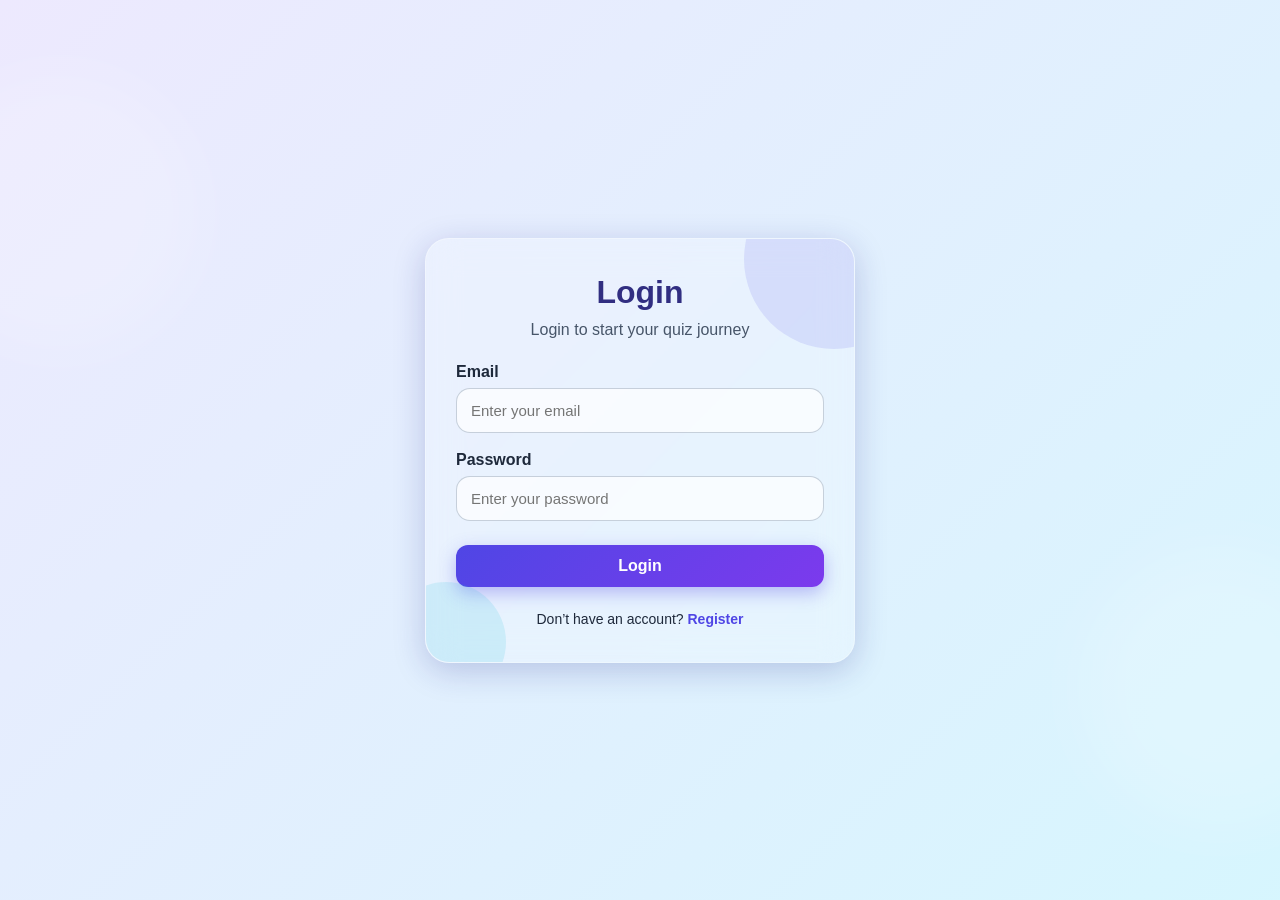
<file: index.html>
<!DOCTYPE html>
<html lang="en">
<head>
  <meta charset="UTF-8" />
  <meta name="viewport" content="width=device-width, initial-scale=1.0" />
  <title>Quiz App - Login</title>
  <link rel="stylesheet" href="css/style.css" />
  <link rel="stylesheet" href="css/auth.css" />
</head>
<body>
  <div class="auth-container">
    <div class="auth-card fade-in">
      <h1>Login</h1>
      <p>Login to start your quiz journey</p>

      <form id="loginForm">
        <div class="input-group">
          <label for="loginEmail">Email</label>
          <input type="email" id="loginEmail" placeholder="Enter your email" />
        </div>

        <div class="input-group">
          <label for="loginPassword">Password</label>
          <input type="password" id="loginPassword" placeholder="Enter your password" />
        </div>

        <button type="submit" class="btn">Login</button>
        <p id="loginMessage" class="message"></p>
      </form>

      <div class="auth-footer">
        Don’t have an account? <a href="register.html">Register</a>
      </div>
    </div>
  </div>

  <script src="js/storage.js"></script>
  <script src="js/auth.js"></script>
</body>
</html>
</file>
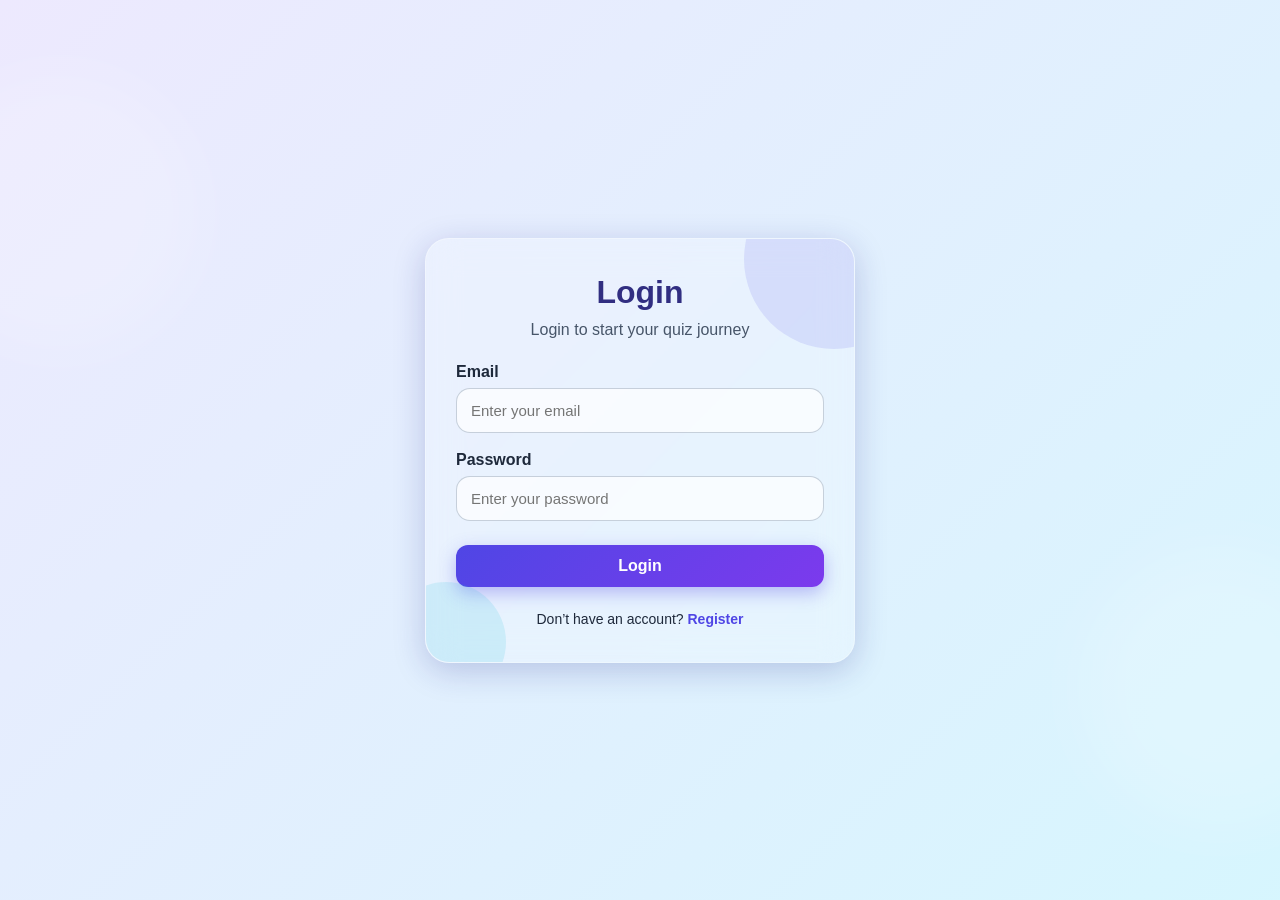
<file: dashboard.html>
<!DOCTYPE html>
<html lang="en">
<head>
  <meta charset="UTF-8" />
  <meta name="viewport" content="width=device-width, initial-scale=1.0" />
  <title>Quiz App - Dashboard</title>
  <link rel="stylesheet" href="css/style.css" />
  <link rel="stylesheet" href="css/quiz.css" />
</head>
<body>
  <div class="dashboard-container">
    <div class="dashboard-card fade-in">
      <h1 id="welcomeText">Welcome</h1>
      <p>Ready to test your knowledge?</p>

      <div class="dashboard-buttons">
        <a href="quiz.html" class="btn">Start Quiz</a>
        <button id="logoutBtn" class="btn btn-danger">Logout</button>
      </div>
    </div>
  </div>

  <script src="js/storage.js"></script>
  <script>
    protectPage();

    const currentUser = getCurrentUser();
    const welcomeText = document.getElementById("welcomeText");
    const logoutBtn = document.getElementById("logoutBtn");

    if (currentUser) {
      welcomeText.textContent = `Welcome, ${currentUser.username}`;
    }

    logoutBtn.addEventListener("click", function () {
      logoutUser();
      window.location.href = "index.html";
    });
  </script>
</body>
</html>
</file>
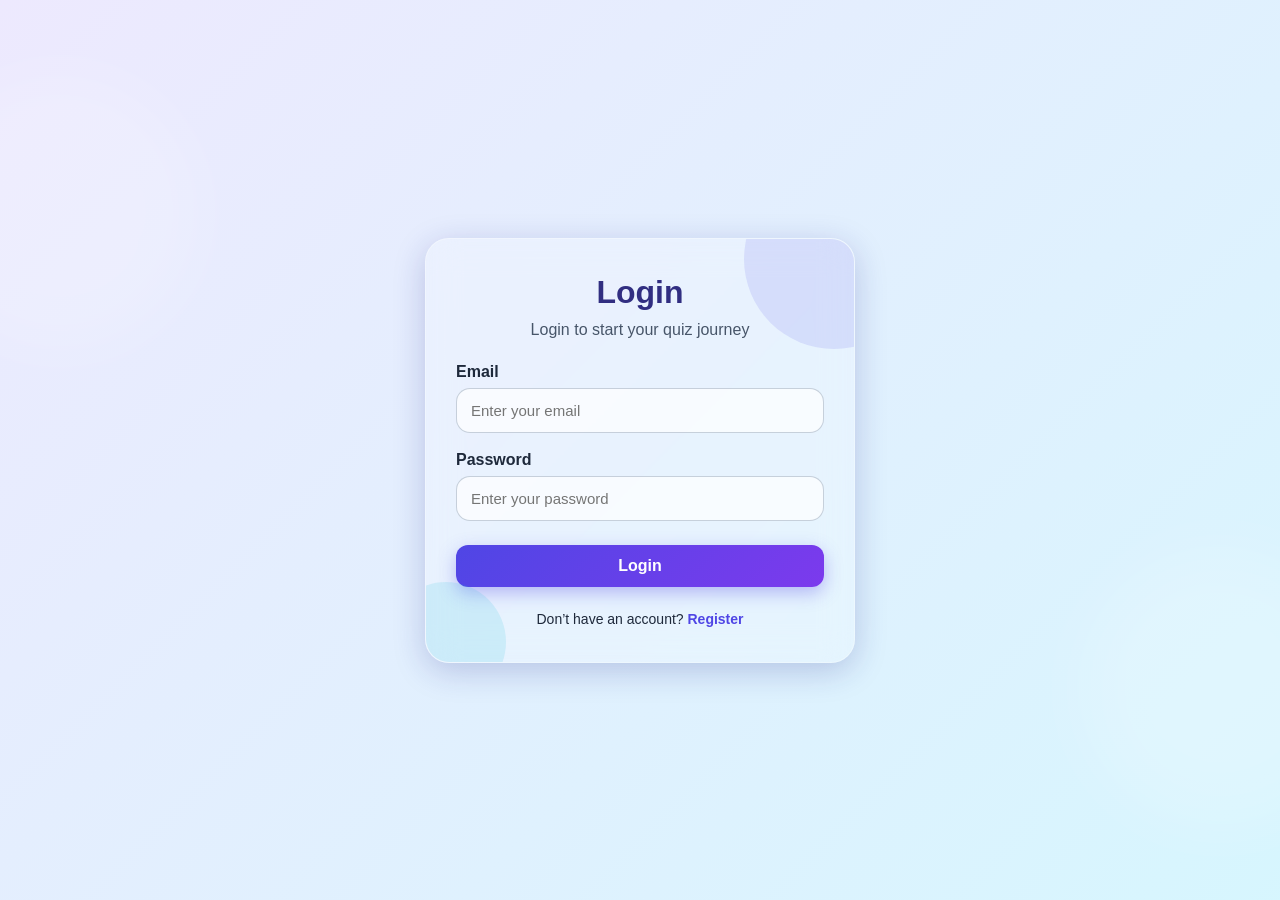
<file: quiz.html>
<!DOCTYPE html>
<html lang="en">
<head>
  <meta charset="UTF-8" />
  <meta name="viewport" content="width=device-width, initial-scale=1.0" />
  <title>Quiz App - Quiz</title>
  <link rel="stylesheet" href="css/style.css" />
  <link rel="stylesheet" href="css/quiz.css" />
</head>
<body>
  <div class="quiz-container">
    <div class="quiz-card fade-in">
      <div class="quiz-header">
        <h2 id="questionNumber">Question 1</h2>
        <div class="progress-bar">
          <div id="progressFill"></div>
        </div>
      </div>

      <h3 id="questionText">Question text here</h3>

      <div id="optionsContainer" class="options-container"></div>

      <div class="quiz-footer">
        <button id="nextBtn" class="btn">Next</button>
      </div>
    </div>
  </div>

  <script src="js/storage.js"></script>
  <script src="js/data.js"></script>
  <script src="js/quiz.js"></script>
</body>
</html>
</file>
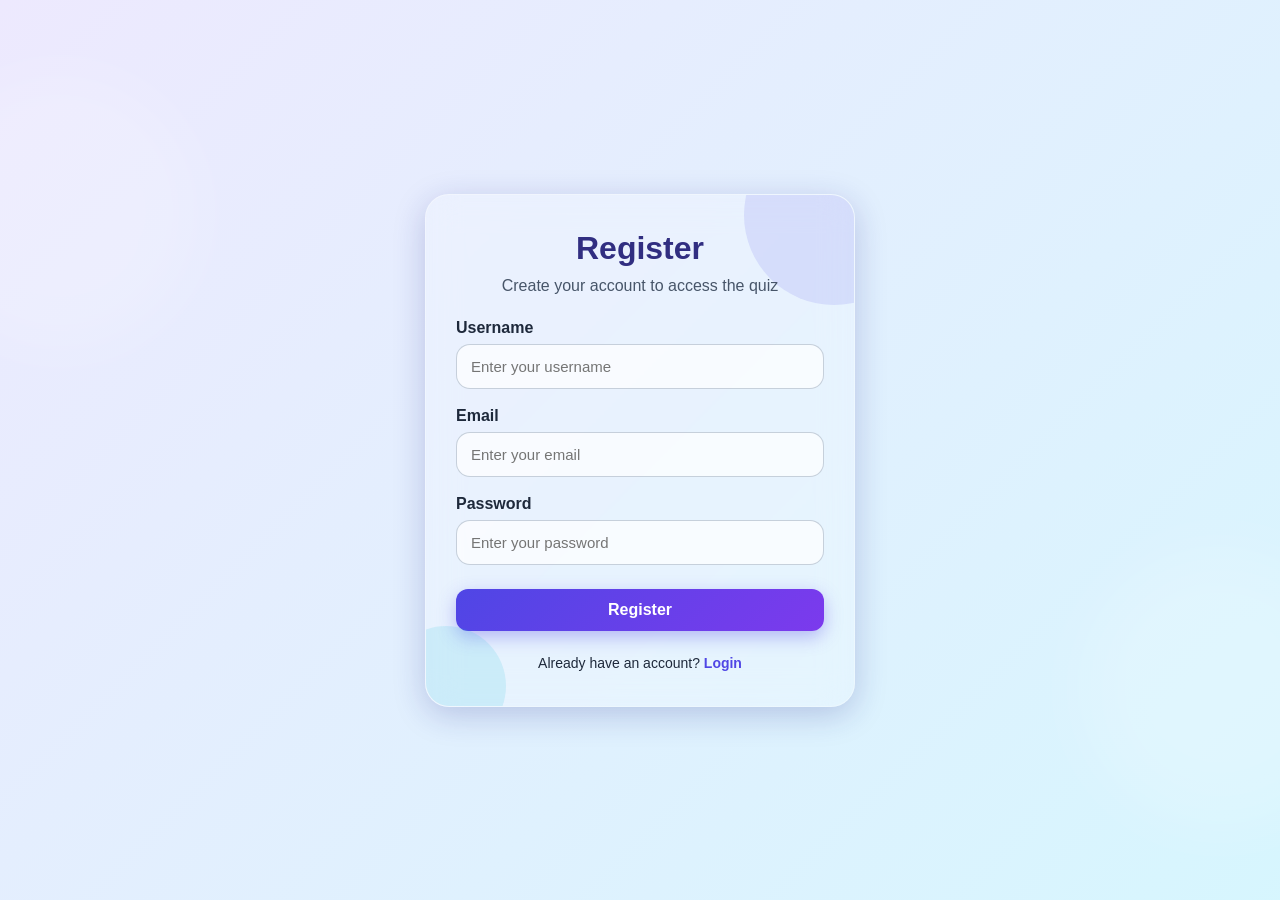
<file: register.html>
<!DOCTYPE html>
<html lang="en">
<head>
  <meta charset="UTF-8" />
  <meta name="viewport" content="width=device-width, initial-scale=1.0" />
  <title>Quiz App - Register</title>
  <link rel="stylesheet" href="css/style.css" />
  <link rel="stylesheet" href="css/auth.css" />
</head>
<body>
  <div class="auth-container">
    <div class="auth-card fade-in">
      <h1>Register</h1>
      <p>Create your account to access the quiz</p>

      <form id="registerForm">
        <div class="input-group">
          <label for="registerUsername">Username</label>
          <input type="text" id="registerUsername" placeholder="Enter your username" />
        </div>

        <div class="input-group">
          <label for="registerEmail">Email</label>
          <input type="email" id="registerEmail" placeholder="Enter your email" />
        </div>

        <div class="input-group">
          <label for="registerPassword">Password</label>
          <input type="password" id="registerPassword" placeholder="Enter your password" />
        </div>

        <button type="submit" class="btn">Register</button>
        <p id="registerMessage" class="message"></p>
      </form>

      <div class="auth-footer">
        Already have an account? <a href="index.html">Login</a>
      </div>
    </div>
  </div>

  <script src="js/storage.js"></script>
  <script src="js/auth.js"></script>
</body>
</html>
</file>
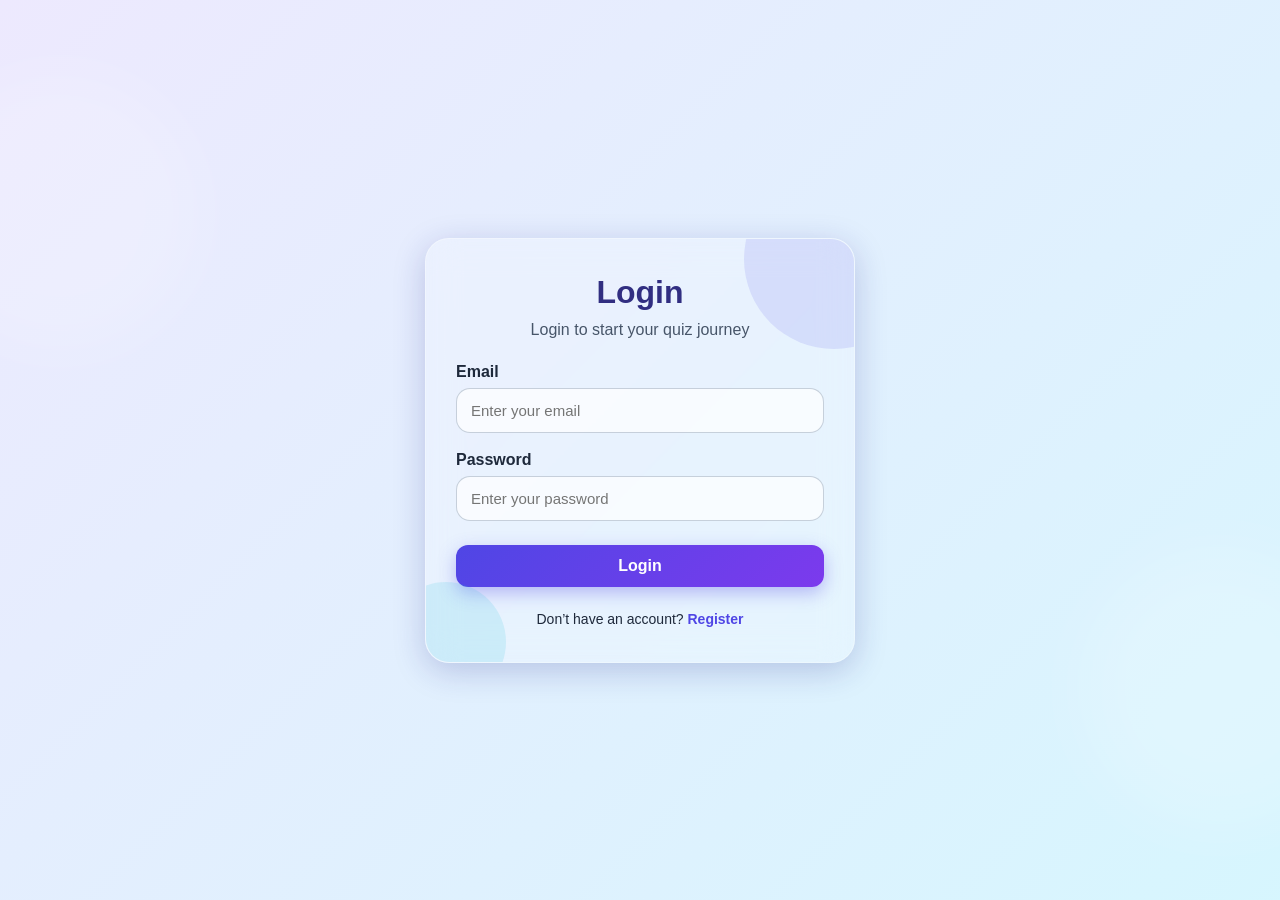
<file: result.html>
<!DOCTYPE html>
<html lang="en">
<head>
  <meta charset="UTF-8" />
  <meta name="viewport" content="width=device-width, initial-scale=1.0" />
  <title>Quiz App - Result</title>
  <link rel="stylesheet" href="css/style.css" />
  <link rel="stylesheet" href="css/quiz.css" />
</head>
<body>
  <div class="result-container">
    <div class="result-card fade-in">
      <h1>Quiz Result</h1>
      <p><strong>Total Questions:</strong> <span id="totalQuestions"></span></p>
      <p><strong>Correct Answers:</strong> <span id="correctAnswers"></span></p>
      <p><strong>Your Score:</strong> <span id="scoreText"></span></p>

      <div class="result-buttons">
        <a href="quiz.html" class="btn">Restart Quiz</a>
        <a href="dashboard.html" class="btn">Back to Dashboard</a>
      </div>
    </div>
  </div>

  <script src="js/storage.js"></script>
  <script src="js/data.js"></script>
  <script src="js/result.js"></script>
</body>
</html>
</file>
<file: css/style.css>
* {
  margin: 0;
  padding: 0;
  box-sizing: border-box;
  font-family: "Segoe UI", Tahoma, Geneva, Verdana, sans-serif;
}

:root {
  --primary: #4f46e5;
  --secondary: #7c3aed;
  --accent: #06b6d4;
  --danger: #dc2626;
  --success: #16a34a;
  --text-dark: #1e293b;
  --text-light: #64748b;
  --white: #ffffff;
  --glass: rgba(255, 255, 255, 0.18);
  --border: rgba(255, 255, 255, 0.25);
  --shadow: 0 8px 32px rgba(31, 38, 135, 0.2);
}

body {
  min-height: 100vh;
  color: var(--text-dark);
  background: linear-gradient(-45deg, #c7d2fe, #dbeafe, #cffafe, #ede9fe);
  background-size: 400% 400%;
  animation: gradientBG 12s ease infinite;
  overflow-x: hidden;
  position: relative;
}

/* Animated background circles */
body::before,
body::after {
  content: "";
  position: fixed;
  width: 280px;
  height: 280px;
  border-radius: 50%;
  background: rgba(255, 255, 255, 0.18);
  z-index: -1;
  filter: blur(30px);
  animation: floatBubble 8s ease-in-out infinite;
}

body::before {
  top: 8%;
  left: -80px;
}

body::after {
  bottom: 8%;
  right: -80px;
  animation-delay: 2s;
}

@keyframes gradientBG {
  0% {
    background-position: 0% 50%;
  }
  50% {
    background-position: 100% 50%;
  }
  100% {
    background-position: 0% 50%;
  }
}

@keyframes floatBubble {
  0%, 100% {
    transform: translateY(0px);
  }
  50% {
    transform: translateY(-25px);
  }
}

.btn {
  display: inline-block;
  padding: 12px 22px;
  background: linear-gradient(135deg, var(--primary), var(--secondary));
  color: var(--white);
  border: none;
  border-radius: 12px;
  cursor: pointer;
  text-decoration: none;
  font-size: 16px;
  font-weight: 600;
  transition: all 0.35s ease;
  box-shadow: 0 6px 18px rgba(79, 70, 229, 0.35);
}

.btn:hover {
  transform: translateY(-3px) scale(1.02);
  box-shadow: 0 10px 25px rgba(79, 70, 229, 0.45);
}

.btn:active {
  transform: scale(0.98);
}

.btn-danger {
  background: linear-gradient(135deg, #ef4444, #dc2626);
  box-shadow: 0 6px 18px rgba(220, 38, 38, 0.35);
}

.btn-danger:hover {
  box-shadow: 0 10px 25px rgba(220, 38, 38, 0.45);
}

.message {
  margin-top: 12px;
  font-size: 14px;
  text-align: center;
  font-weight: 500;
}

.fade-in {
  animation: fadeIn 0.8s ease;
}

.pop-in {
  animation: popIn 0.5s ease;
}

@keyframes fadeIn {
  from {
    opacity: 0;
    transform: translateY(18px);
  }
  to {
    opacity: 1;
    transform: translateY(0);
  }
}

@keyframes popIn {
  0% {
    opacity: 0;
    transform: scale(0.85);
  }
  100% {
    opacity: 1;
    transform: scale(1);
  }
}
</file>
<file: css/auth.css>
.auth-container {
  min-height: 100vh;
  display: flex;
  justify-content: center;
  align-items: center;
  padding: 20px;
}

.auth-card {
  width: 100%;
  max-width: 430px;
  background: rgba(255, 255, 255, 0.22);
  backdrop-filter: blur(16px);
  -webkit-backdrop-filter: blur(16px);
  border: 1px solid rgba(255, 255, 255, 0.3);
  padding: 35px 30px;
  border-radius: 24px;
  box-shadow: 0 8px 32px rgba(31, 38, 135, 0.22);
  animation: fadeIn 0.8s ease;
  position: relative;
  overflow: hidden;
}

.auth-card::before {
  content: "";
  position: absolute;
  width: 180px;
  height: 180px;
  background: rgba(79, 70, 229, 0.12);
  border-radius: 50%;
  top: -70px;
  right: -70px;
}

.auth-card::after {
  content: "";
  position: absolute;
  width: 120px;
  height: 120px;
  background: rgba(6, 182, 212, 0.12);
  border-radius: 50%;
  bottom: -40px;
  left: -40px;
}

.auth-card h1 {
  text-align: center;
  margin-bottom: 10px;
  color: #312e81;
  font-size: 2rem;
  position: relative;
  z-index: 1;
}

.auth-card p {
  text-align: center;
  margin-bottom: 24px;
  color: #475569;
  position: relative;
  z-index: 1;
}

.input-group {
  margin-bottom: 18px;
  position: relative;
  z-index: 1;
}

.input-group label {
  display: block;
  margin-bottom: 7px;
  font-weight: 600;
  color: #1e293b;
}

.input-group input {
  width: 100%;
  padding: 13px 14px;
  border: 1px solid rgba(148, 163, 184, 0.5);
  border-radius: 14px;
  outline: none;
  font-size: 15px;
  background: rgba(255, 255, 255, 0.7);
  transition: all 0.3s ease;
}

.input-group input:focus {
  border-color: #4f46e5;
  box-shadow: 0 0 0 4px rgba(79, 70, 229, 0.12);
  transform: translateY(-1px);
}

.auth-footer {
  text-align: center;
  margin-top: 18px;
  font-size: 14px;
  position: relative;
  z-index: 1;
}

.auth-footer a {
  color: #4f46e5;
  text-decoration: none;
  font-weight: 700;
  transition: 0.3s;
}

.auth-footer a:hover {
  color: #7c3aed;
  text-decoration: underline;
}

.auth-card .btn {
  width: 100%;
  margin-top: 6px;
}
</file>
<file: css/quiz.css>
.dashboard-container,
.quiz-container,
.result-container {
  min-height: 100vh;
  display: flex;
  justify-content: center;
  align-items: center;
  padding: 20px;
}

.dashboard-card,
.quiz-card,
.result-card {
  width: 100%;
  max-width: 680px;
  background: rgba(255, 255, 255, 0.22);
  backdrop-filter: blur(16px);
  -webkit-backdrop-filter: blur(16px);
  border: 1px solid rgba(255, 255, 255, 0.3);
  padding: 32px;
  border-radius: 24px;
  box-shadow: 0 8px 32px rgba(31, 38, 135, 0.22);
  animation: fadeIn 0.8s ease;
  position: relative;
  overflow: hidden;
}

.dashboard-card::before,
.quiz-card::before,
.result-card::before {
  content: "";
  position: absolute;
  width: 220px;
  height: 220px;
  background: rgba(79, 70, 229, 0.08);
  border-radius: 50%;
  top: -90px;
  right: -90px;
}

.dashboard-card::after,
.quiz-card::after,
.result-card::after {
  content: "";
  position: absolute;
  width: 150px;
  height: 150px;
  background: rgba(6, 182, 212, 0.08);
  border-radius: 50%;
  bottom: -60px;
  left: -60px;
}

.dashboard-card,
.result-card {
  text-align: center;
}

.dashboard-card h1,
.result-card h1 {
  margin-bottom: 12px;
  color: #312e81;
  font-size: 2rem;
  position: relative;
  z-index: 1;
}

.dashboard-card p,
.result-card p {
  margin-bottom: 16px;
  font-size: 18px;
  color: #334155;
  position: relative;
  z-index: 1;
}

.dashboard-buttons,
.result-buttons {
  display: flex;
  gap: 14px;
  justify-content: center;
  flex-wrap: wrap;
  margin-top: 24px;
  position: relative;
  z-index: 1;
}

.quiz-header {
  margin-bottom: 20px;
  position: relative;
  z-index: 1;
}

.quiz-header h2 {
  margin-bottom: 14px;
  color: #312e81;
}

.progress-bar {
  width: 100%;
  height: 14px;
  background: rgba(226, 232, 240, 0.9);
  border-radius: 999px;
  overflow: hidden;
  box-shadow: inset 0 2px 6px rgba(0, 0, 0, 0.08);
}

#progressFill {
  width: 0%;
  height: 100%;
  background: linear-gradient(90deg, #4f46e5, #06b6d4);
  border-radius: 999px;
  transition: width 0.4s ease;
  animation: pulseBar 2s infinite;
}

@keyframes pulseBar {
  0%, 100% {
    filter: brightness(1);
  }
  50% {
    filter: brightness(1.15);
  }
}

#questionText {
  margin-bottom: 24px;
  font-size: 24px;
  color: #1e293b;
  position: relative;
  z-index: 1;
  animation: fadeIn 0.5s ease;
}

.options-container {
  display: grid;
  gap: 14px;
  margin-bottom: 24px;
  position: relative;
  z-index: 1;
}

.option-btn {
  padding: 15px 16px;
  border: 2px solid rgba(148, 163, 184, 0.35);
  background: rgba(255, 255, 255, 0.68);
  border-radius: 16px;
  cursor: pointer;
  text-align: left;
  transition: all 0.3s ease;
  font-size: 16px;
  font-weight: 500;
  color: #1e293b;
  animation: fadeIn 0.4s ease;
}

.option-btn:hover {
  transform: translateX(6px);
  border-color: #4f46e5;
  background: rgba(224, 231, 255, 0.8);
  box-shadow: 0 8px 20px rgba(79, 70, 229, 0.12);
}

.option-btn.selected {
  background: linear-gradient(135deg, #4f46e5, #7c3aed);
  color: white;
  border-color: #4f46e5;
  box-shadow: 0 10px 22px rgba(79, 70, 229, 0.25);
  transform: scale(1.02);
}

.quiz-footer {
  text-align: right;
  position: relative;
  z-index: 1;
}

.result-card span {
  color: #4f46e5;
  font-weight: 700;
}

@media (max-width: 768px) {
  .dashboard-card,
  .quiz-card,
  .result-card {
    padding: 22px;
    border-radius: 20px;
  }

  .dashboard-card h1,
  .result-card h1 {
    font-size: 1.6rem;
  }

  #questionText {
    font-size: 19px;
  }

  .btn {
    width: 100%;
    text-align: center;
  }

  .dashboard-buttons,
  .result-buttons {
    flex-direction: column;
  }

  .quiz-footer {
    text-align: center;
  }

  .option-btn:hover {
    transform: none;
  }
}
</file>
